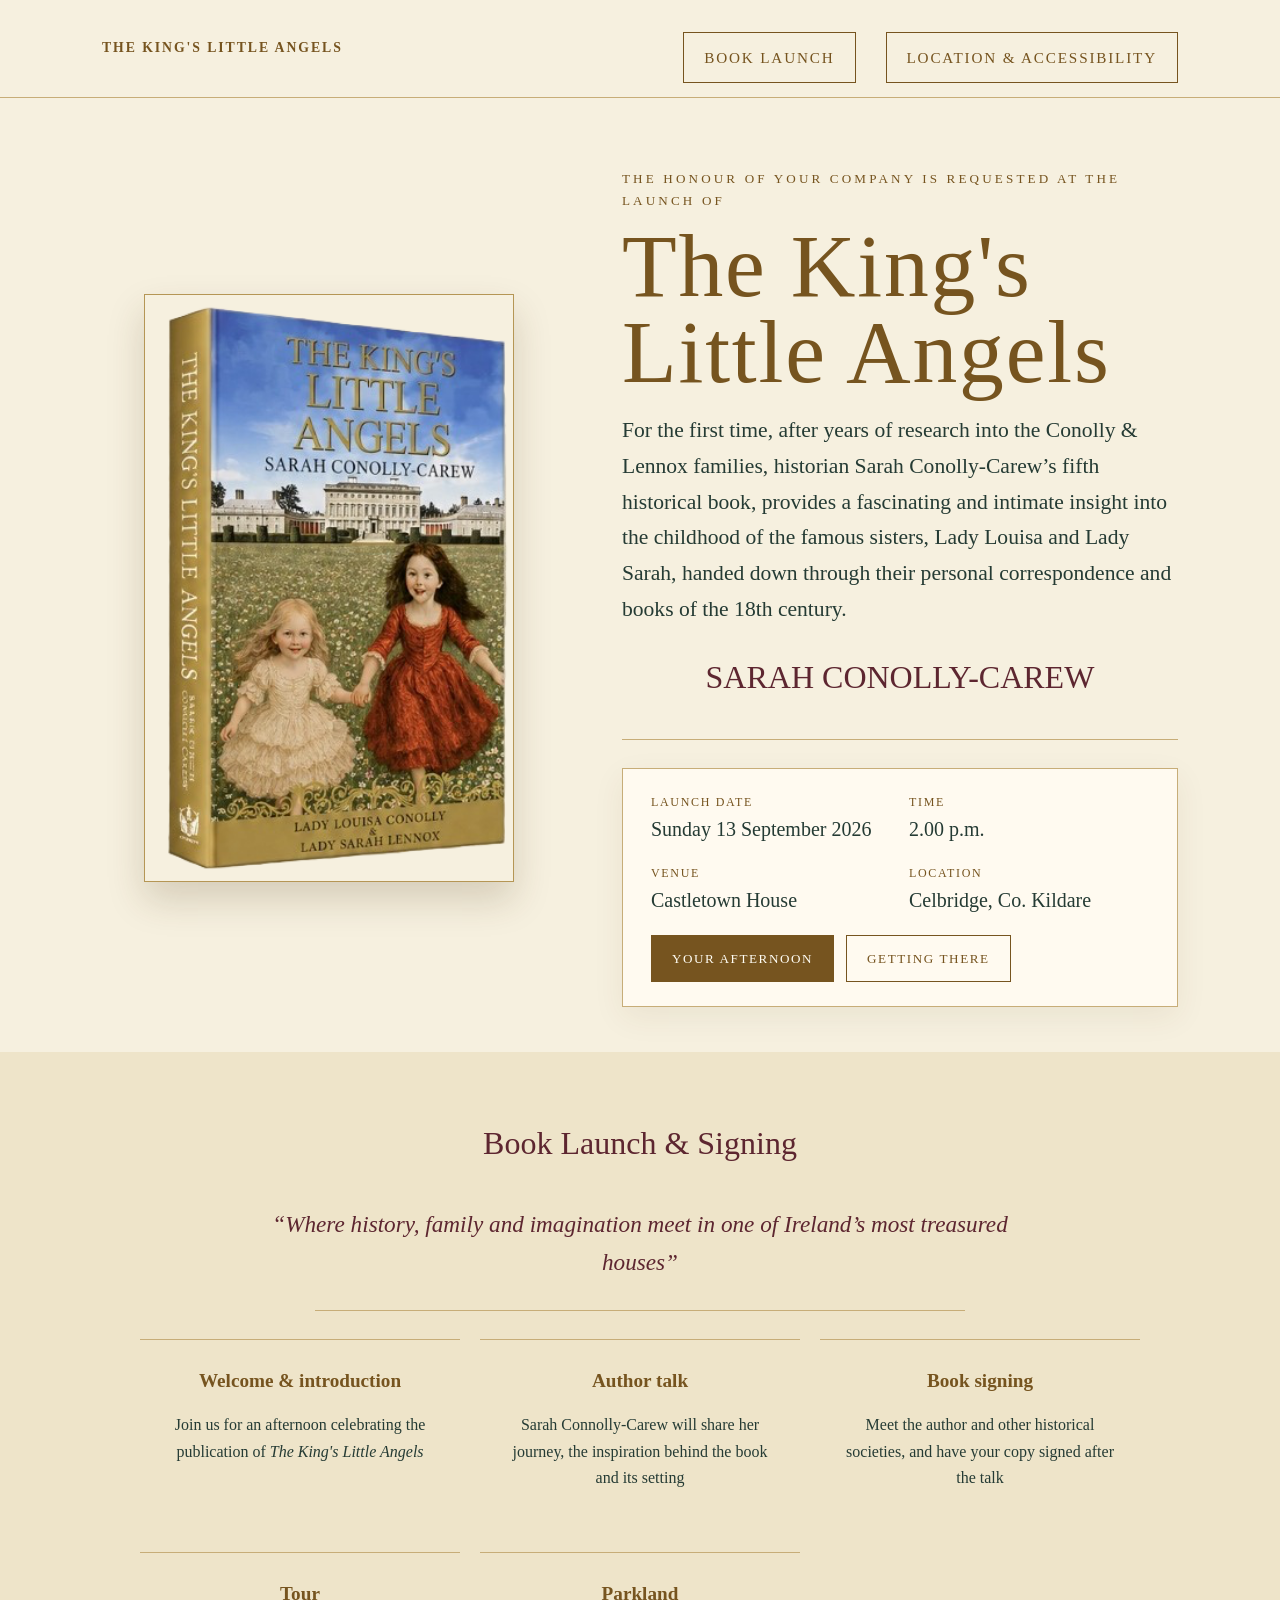
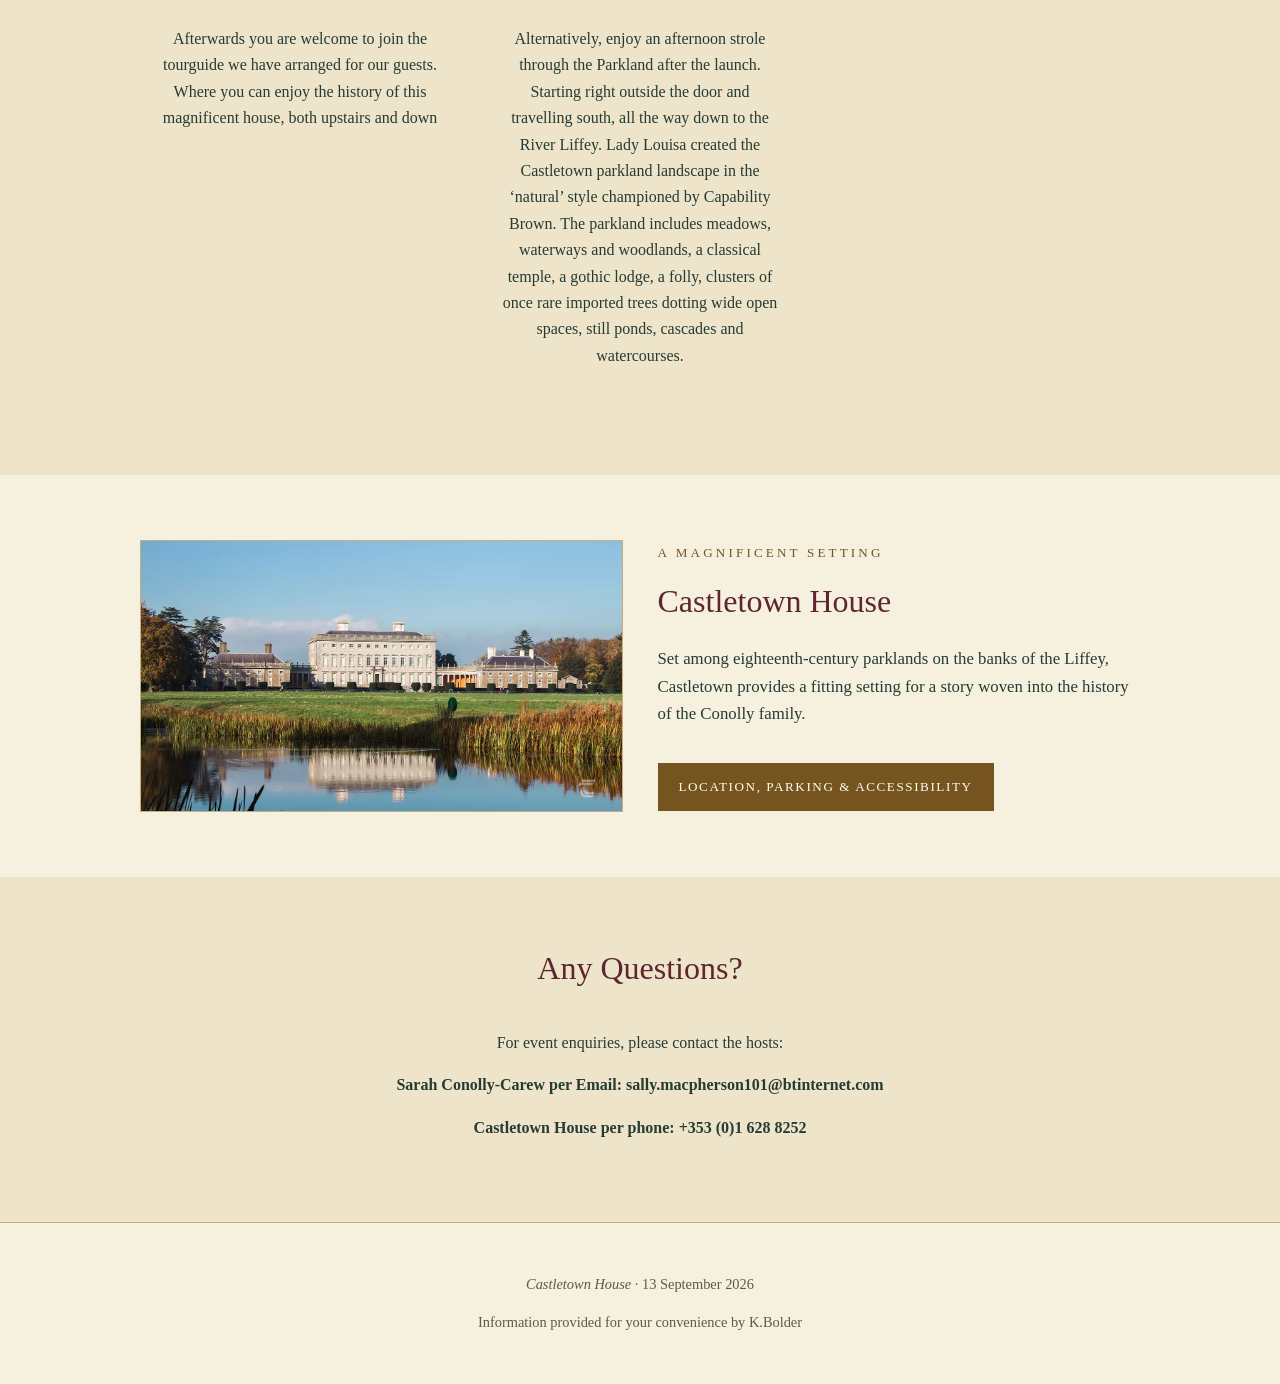
<file: index.html>
<!doctype html>
<html lang="en">
<head>
<meta charset="utf-8">
<meta name="viewport" content="width=device-width, initial-scale=1">
<title>The King's Little Angels — Book Launch</title>
<meta name="description" content="Book launch and signing for The King's Little Angels by Sarah Connolly-Carew at Castletown House, Celbridge, Co. Kildare.">
<link rel="stylesheet" href="styles.css">
</head>
<body>
<header class="site-header">
  <nav class="nav">
    <a class="brand" href="index.html">The King's Little Angels</a>
    <div class="nav-links">
      <a class="button secondary" href="index.html">Book Launch</a>
      <a class="button secondary" href="location.html">Location &amp; Accessibility</a>
    </div>
  </nav>
</header>

<main>
<section class="hero">
  <div class="hero-cover">
    <img src="book-cover.png" alt="Book cover of The King's Little Angels by Sarah Connolly-Carew">
  </div>
  <div>
    <p class="eyebrow">The honour of your company is requested at the launch of</p>
    <h1>The King's<br>Little Angels</h1>
    <p class="subtitle">For the first time, after years of research into the Conolly & Lennox families, historian Sarah Conolly-Carew’s fifth historical book, provides a fascinating and intimate insight into the childhood of the famous sisters, Lady Louisa and Lady Sarah, handed down through their personal correspondence and books of the 18th century.</p>
    <h2 class="section-title">SARAH CONOLLY-CAREW</h2>
    <div class="divider"></div>

    <div class="event-card">
      <div class="event-grid">
        <div>
          <div class="event-label">Launch Date</div>
          <div class="event-value">Sunday 13 September 2026</div>
        </div>
        <div>
          <div class="event-label">Time</div>
          <div class="event-value">2.00 p.m.</div>
        </div>
        <div>
          <div class="event-label">Venue</div>
          <div class="event-value">Castletown House</div>
        </div>
        <div>
          <div class="event-label">Location</div>
          <div class="event-value">Celbridge, Co. Kildare</div>
        </div>
      </div>
      <a class="button" href="#programme">Your afternoon</a>
      <a class="button secondary" href="location.html">Getting there</a>
    </div>
  </div>
</section>

<section class="section alt" id="programme">
  <div class="container">
    <h2 class="section-title">Book Launch &amp; Signing</h2>
    <p class="quote">“Where history, family and imagination meet in one of Ireland’s most treasured houses”</p>
    <div class="divider" style="margin-left:auto;margin-right:auto;"></div>
    <div class="features">
      <div class="feature">
        <h3>Welcome &amp; introduction</h3>
        <p>Join us for an afternoon celebrating the publication of <em>The King's Little Angels</em></p>
      </div>
      <div class="feature">
        <h3>Author talk</h3>
        <p>Sarah Connolly-Carew will share her journey, the inspiration behind the book and its setting</p>
      </div>
      <div class="feature">
        <h3>Book signing</h3>
        <p>Meet the author and other historical societies, and have your copy signed after the talk</p>
      </div>
      <div class="feature">
        <h3>Tour</h3>
        <p>Afterwards you are welcome to join the tourguide we have arranged for our guests. Where you can enjoy the history of this magnificent house, both upstairs and down</p>
      </div>
      <div class="feature">
        <h3>Parkland</h3>
        <p>Alternatively, enjoy an afternoon strole through the Parkland after the launch. Starting right outside the door and travelling south, all the way down to the River Liffey. Lady Louisa created the Castletown parkland landscape in the ‘natural’ style championed by Capability Brown.
          The parkland includes meadows, waterways and woodlands, a classical temple, a gothic lodge, a folly, clusters of once rare imported trees dotting wide open spaces, still ponds, cascades and watercourses.</p>
      </div>
    </div>
  </div>
</section>

<section class="section">
  <div class="container location-preview">
    <img src="castletown-sketch.jpg" alt="Castletown House">
    <div class="location-box">
      <p class="eyebrow">A magnificent setting</p>
      <h2 class="section-title" style="text-align:left;margin-bottom:15px;">Castletown House</h2>
      <p>Set among eighteenth-century parklands on the banks of the Liffey, Castletown provides a fitting setting for a story woven into the history of the Conolly family.</p>
      <a class="button" href="location.html">Location, parking &amp; accessibility</a>
    </div>
  </div>
</section>

<section class="section alt">
  <div class="container center">
    <h2 class="section-title">Any Questions?</h2>
    <p>For event enquiries, please contact the hosts:</p>
    <p><strong>Sarah Conolly-Carew per Email: sally.macpherson101@btinternet.com</strong></p>
    <p><strong>Castletown House per phone: +353 (0)1 628 8252</strong></p>
  </div>
</section>
</main>

<footer>
  <p><em>Castletown House</em> · 13 September 2026</p>
  <p>Information provided for your convenience by K.Bolder</p>
</footer>
</body>
</html>
</file>
<file: styles.css>
:root{
  --paper:#f6f0df;
  --paper-deep:#eee4c9;
  --ink:#253b34;
  --gold:#9b7330;
  --gold-dark:#76541f;
  --wine:#5d2630;
  --cream:#fffaf0;
  --line:#c7ad78;
}
*{box-sizing:border-box}
html{scroll-behavior:smooth}
body{
  margin:0;
  color:var(--ink);
  background:var(--paper);
  font-family: Georgia, "Times New Roman", serif;
  line-height:1.65;
}
a{color:inherit}
.site-header{
  position:sticky;top:0;z-index:20;
  background:rgba(246,240,223,.96);
  border-bottom:1px solid var(--line);
  backdrop-filter:blur(8px);
}
.nav{
  max-width:1120px;margin:auto;padding:14px 22px;
  display:flex;align-items:center;justify-content:space-between;gap:20px;
}
.brand{
  text-decoration:none;text-transform:uppercase;letter-spacing:.14em;
  font-size:.86rem;color:var(--gold-dark);font-weight:bold;
}
.nav-links{display:flex;gap:22px}
.nav-links a{text-decoration:none;font-size:.95rem}
.nav-links a:hover{color:var(--wine)}
.hero{
  max-width:1120px;margin:auto;padding:70px 22px 45px;
  display:grid;grid-template-columns: .9fr 1.1fr;gap:65px;align-items:center;
}
.hero-cover{display:flex;justify-content:center}
.hero-cover img{
  width:min(100%,370px);border:1px solid #b59655;
  box-shadow:0 18px 35px rgba(70,48,15,.18);
}
.eyebrow{
  text-transform:uppercase;letter-spacing:.24em;font-size:.82rem;
  color:var(--gold-dark);margin:0 0 12px;
}
h1{
  font-size:clamp(3rem,7vw,5.7rem);line-height:.96;
  font-weight:normal;color:var(--gold-dark);margin:0 0 18px;
  letter-spacing:.02em;
}
.subtitle{font-size:1.35rem;margin:0 0 24px}
.byline{font-size:1.15rem;letter-spacing:.12em;text-transform:uppercase}
.divider{height:1px;background:var(--line);max-width:650px;margin:28px 0}
.event-card{
  background:var(--cream);border:1px solid var(--line);
  padding:24px 28px;box-shadow:0 10px 30px rgba(80,55,20,.07);
}
.event-grid{display:grid;grid-template-columns:1fr 1fr;gap:18px}
.event-label{text-transform:uppercase;letter-spacing:.14em;font-size:.75rem;color:var(--gold-dark)}
.event-value{font-size:1.25rem}
.button{
  display:inline-block;padding:12px 20px;margin-top:18px;
  text-decoration:none;text-transform:uppercase;letter-spacing:.12em;
  font-size:.82rem;border:1px solid var(--gold-dark);
  background:var(--gold-dark);color:#fffdf4;
}
.button.secondary{background:transparent;color:var(--gold-dark);margin-left:8px}
.section{padding:65px 22px}
.section.alt{background:var(--paper-deep)}
.container{max-width:1000px;margin:auto}
.section-title{text-align:center;margin:0 0 35px;color:var(--wine);font-size:2rem;font-weight:normal}
.center{text-align:center}
.quote{
  max-width:760px;margin:0 auto;font-size:1.45rem;text-align:center;
  font-style:italic;color:var(--wine);
}
.features{display:grid;grid-template-columns:repeat(3,1fr);gap:20px}
.feature{
  text-align:center;padding:25px 20px;border-top:1px solid var(--line);
}
.feature h3{margin:0 0 8px;color:var(--gold-dark);font-size:1.2rem}
.location-preview{
  display:grid;grid-template-columns:1fr 1fr;gap:35px;align-items:center;
}
.location-preview img{width:100%;display:block;border:1px solid var(--line)}
.location-box{font-size:1.05rem}
footer{
  padding:35px 22px;text-align:center;border-top:1px solid var(--line);
  font-size:.9rem;color:#5f584b;
}
.page-hero{
  padding:70px 22px 45px;text-align:center;
  background:linear-gradient(rgba(246,240,223,.92),rgba(246,240,223,.92)), url("assets/castletown-sketch.jpg") center bottom/cover;
}
.page-hero h1{font-size:clamp(2.7rem,6vw,4.8rem)}
.info-grid{display:grid;grid-template-columns:repeat(2,1fr);gap:24px}
.info-card{
  background:var(--cream);border:1px solid var(--line);padding:28px;
}
.info-card h2{color:var(--wine);font-weight:normal;margin-top:0}
.info-card strong{color:var(--gold-dark)}
.notice{
  padding:16px 18px;border-left:4px solid var(--gold);
  background:rgba(255,250,240,.7);margin-top:18px;
}
.map-wrap{margin-top:30px;border:1px solid var(--line);background:#e8dfc8}
.map-wrap iframe{display:block;width:100%;height:420px;border:0}
.small{font-size:.9rem;color:#645d50}
@media(max-width:800px){
  .hero,.location-preview{grid-template-columns:1fr;gap:35px}
  .hero{padding-top:45px}
  .features,.info-grid{grid-template-columns:1fr}
  .nav{align-items:flex-start}
  .nav-links{gap:12px;font-size:.9rem}
  .button.secondary{margin-left:0}
}
@media(max-width:520px){
  .nav{display:block}
  .nav-links{margin-top:8px}
  .event-grid{grid-template-columns:1fr}
  h1{font-size:3rem}
}
</file>
